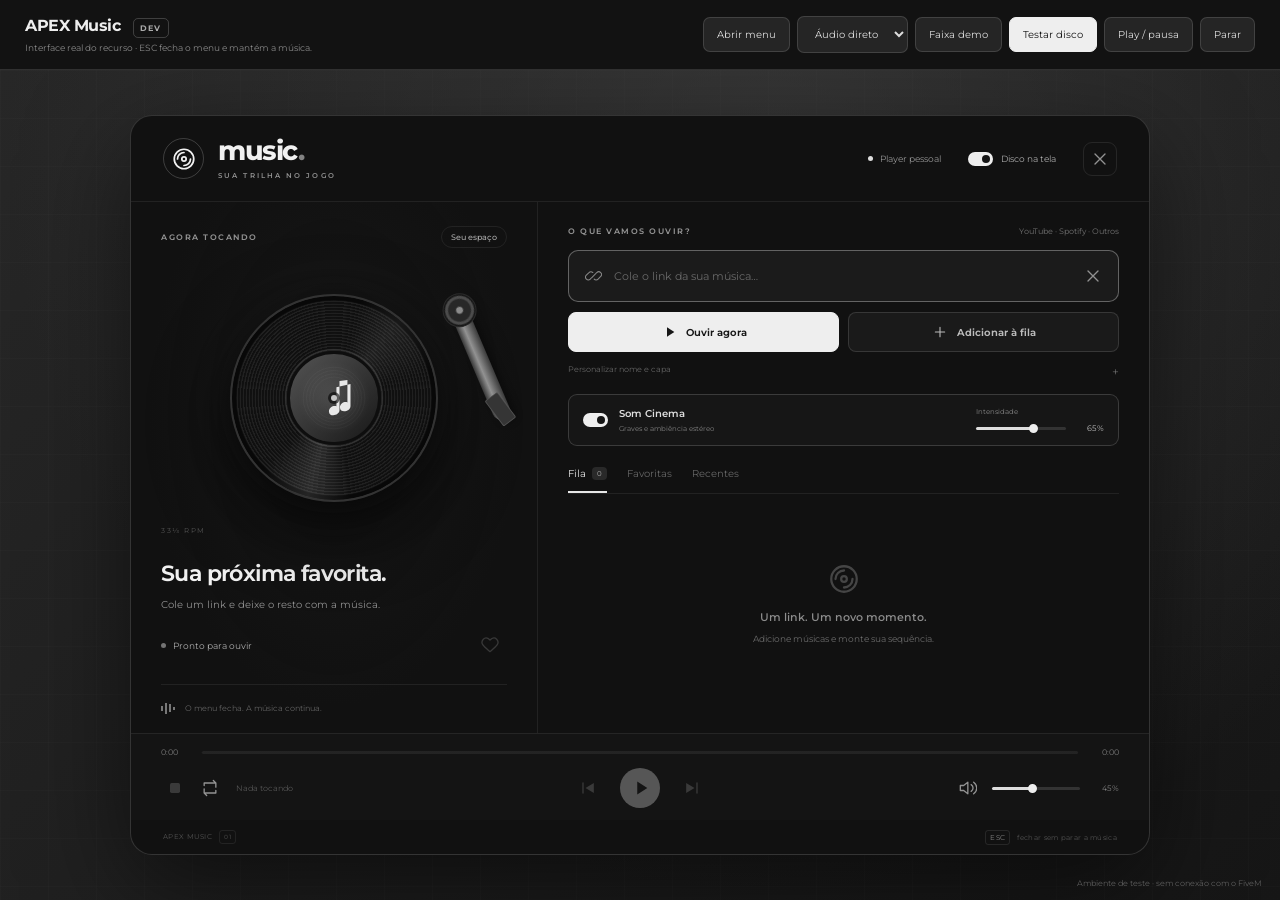
<file: APEX_music/DEV.html>
<!doctype html>
<html lang="pt-BR">
<head><meta charset="utf-8"><meta name="viewport" content="width=device-width,initial-scale=1"><title>APEX Music · DEV</title>
<style>
@font-face{font-family:zsxMonTserrat;src:url('web/assets/zsx-montserrat.ttf')}*{box-sizing:border-box}html,body{margin:0;height:100%;overflow:hidden;font-family:zsxMonTserrat,Arial,sans-serif;color:#eee;background:#222}header{height:70px;display:flex;align-items:center;justify-content:space-between;gap:20px;padding:0 25px;background:#121212;border-bottom:1px solid #ffffff20}h1{font-size:16px;margin:0;letter-spacing:-.5px}h1 span{font-size:8px;letter-spacing:1.4px;color:#aaa;border:1px solid #ffffff30;padding:4px 6px;border-radius:5px;margin-left:8px}p{margin:7px 0 0;color:#888;font-size:9px}nav{display:flex;gap:7px;align-items:center}button,select{font:inherit;cursor:pointer;font-size:10px;border:1px solid #ffffff22;background:#252525;color:#ddd;padding:10px 13px;border-radius:7px;white-space:nowrap}button:hover{background:#393939;color:#fff}button:focus-visible,select:focus-visible{outline:2px solid #eee;outline-offset:3px}button.primary{background:#eee;color:#151515;border-color:#eee}#stage{position:absolute;inset:70px 0 0;background:radial-gradient(ellipse at 60% 10%,#4c4c4c80,transparent 70%),linear-gradient(135deg,#272727,#161616)}#stage:before{content:'';position:absolute;inset:0;background-image:linear-gradient(#ffffff03 1px,transparent 1px),linear-gradient(90deg,#ffffff03 1px,transparent 1px);background-size:48px 48px;pointer-events:none}iframe{position:absolute;inset:0;width:100%;height:100%;border:0;background:transparent}#file-note{position:absolute;z-index:4;bottom:12px;left:50%;transform:translateX(-50%);font-size:8px;color:#aaa;background:#141414e8;border:1px solid #ffffff18;padding:9px 14px;border-radius:7px;pointer-events:none;max-width:90vw;text-align:center}#file-note[hidden]{display:none}kbd{font:inherit;border:1px solid #ffffff25;padding:1px 4px;border-radius:3px}footer{position:absolute;right:18px;bottom:12px;pointer-events:none;font-size:8px;color:#5e5e5e}footer[hidden]{display:none}@media(max-width:800px){header{padding:0 13px;gap:10px;height:94px;flex-wrap:wrap;align-content:center}h1{font-size:13px}p{display:none}nav{gap:5px;flex-wrap:wrap}button,select{padding:8px 9px;font-size:8px}#stage{top:94px}#file-note{bottom:5px;font-size:7px;padding:7px 10px}footer{display:none}}
</style></head>
<body>
<header><div><h1>APEX Music <span>DEV</span></h1><p>Interface real do recurso · ESC fecha o menu e mantém a música.</p></div><nav aria-label="Controles de teste"><button id="dev-open">Abrir menu</button><select id="dev-provider" aria-label="Serviço da faixa demo"><option value="direct">Áudio direto</option><option value="youtube">YouTube</option><option value="spotify">Spotify</option></select><button id="dev-demo">Faixa demo</button><button id="dev-hud" class="primary">Testar disco</button><button id="dev-pause">Play / pausa</button><button id="dev-stop">Parar</button></nav></header>
<div id="stage"><iframe id="music" src="web/index.html?preview=1" title="Prévia do APEX Music" allow="autoplay; encrypted-media; fullscreen" referrerpolicy="strict-origin-when-cross-origin"></iframe><div id="file-note" hidden>A demo funciona sem internet. Para testar áudio original, YouTube e Spotify, abra <kbd>START_DEV.cmd</kbd> e use a página HTTP local.</div><footer id="http-note">Ambiente de teste · sem conexão com o FiveM</footer></div>
<script>
(function(){'use strict';var frame=document.getElementById('music');
function send(data){frame.contentWindow.postMessage(data,location.protocol==='file:'?'*':location.origin)}
document.getElementById('dev-open').onclick=function(){send({action:'open'})};
document.getElementById('dev-demo').onclick=function(){send({action:'devDemo',provider:document.getElementById('dev-provider').value})};
document.getElementById('dev-hud').onclick=function(){send({action:'devHud',provider:document.getElementById('dev-provider').value})};
document.getElementById('dev-pause').onclick=function(){send({action:'control',control:'pause'})};
document.getElementById('dev-stop').onclick=function(){send({action:'control',control:'stop'})};
document.getElementById('file-note').hidden=location.protocol!=='file:';document.getElementById('http-note').hidden=location.protocol==='file:';
})();
</script></body></html>
</file>
